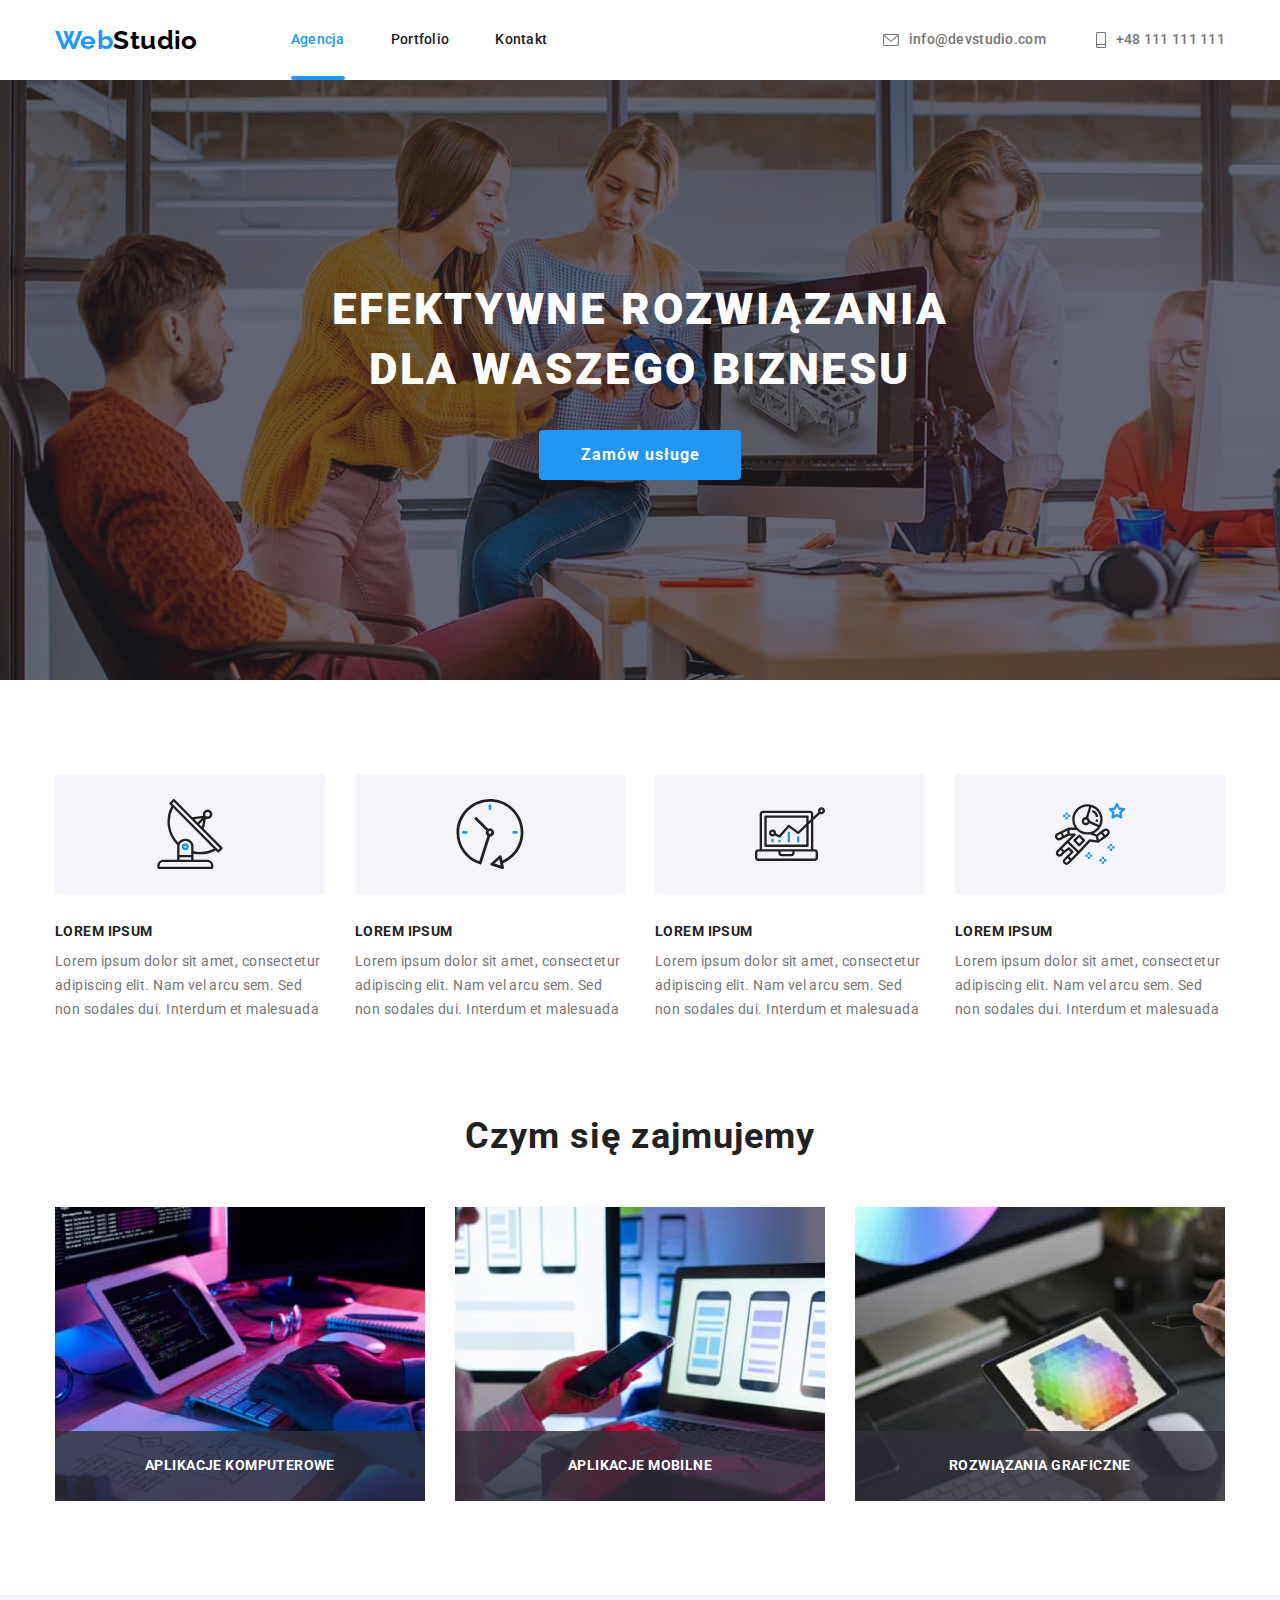
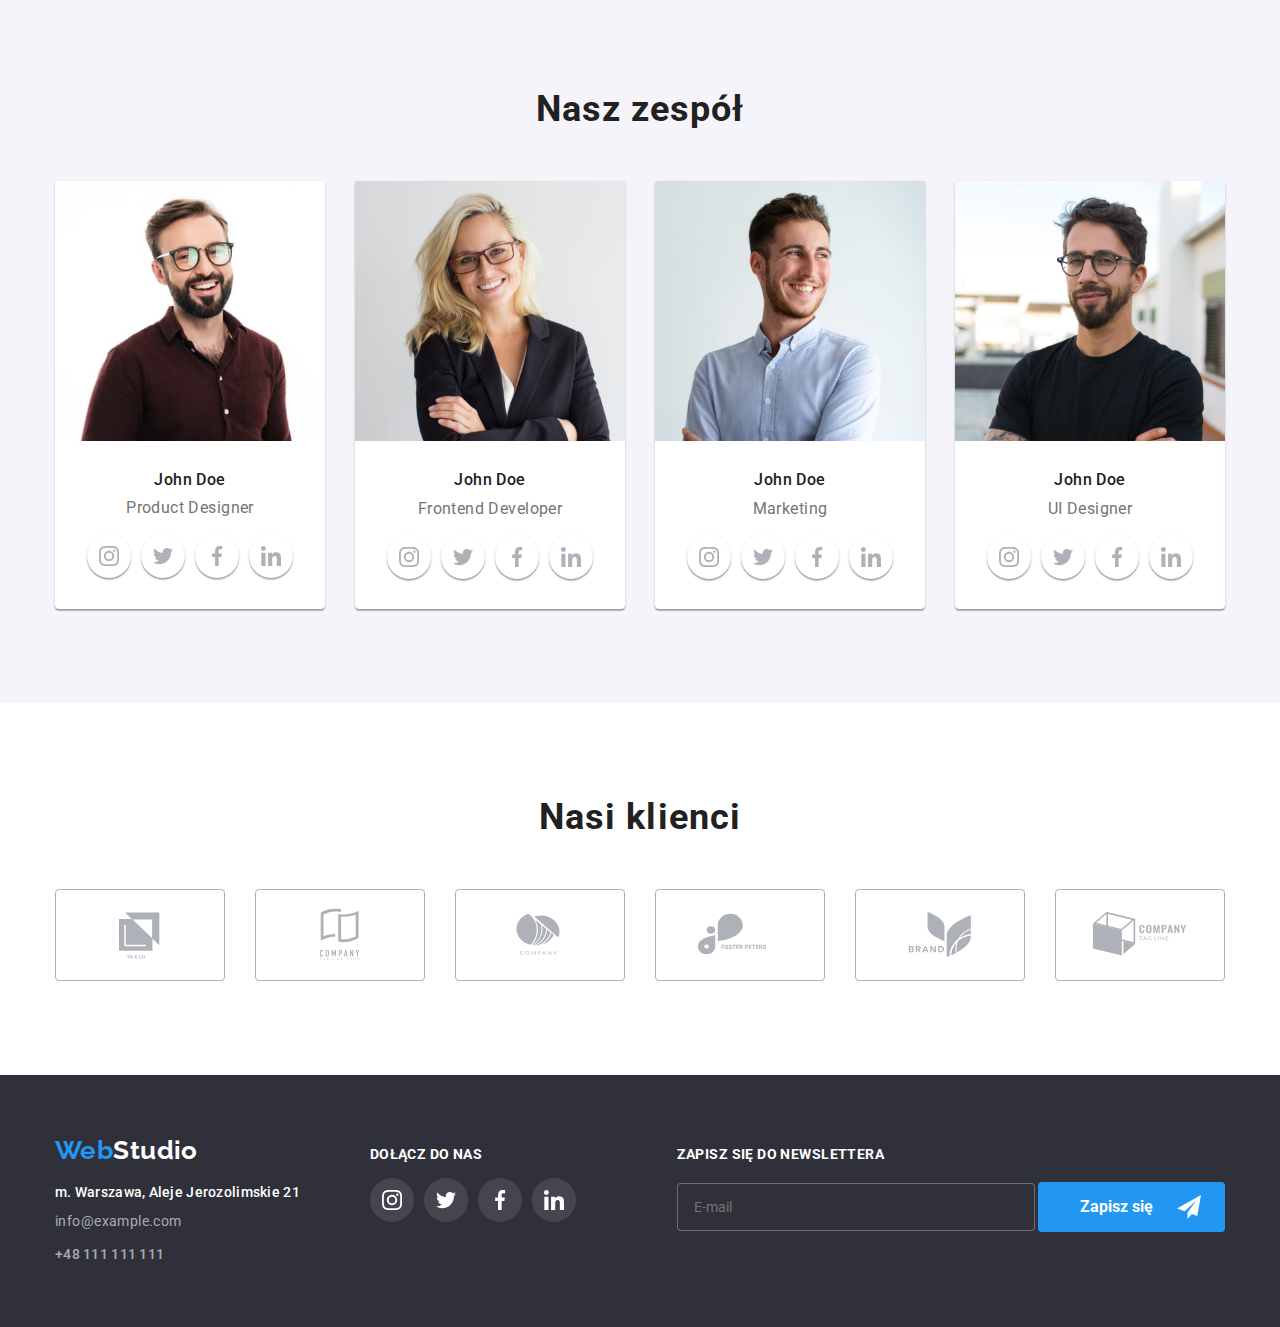
<file: index.html>
<!DOCTYPE html>
<html lang="pl">
  <head>
    <meta charset="UTF-8" />
    <title>Studio</title>
    <link
      href="https://fonts.googleapis.com/css2?family=Raleway:wght@700&family=Roboto:wght@400;500;700;900&display=swap"
      rel="stylesheet"
    />
    <link
      rel="stylesheet"
      href="https://cdnjs.cloudflare.com/ajax/libs/modern-normalize/1.1.0/modern-normalize.css"
      integrity="sha512-Y0MM+V6ymRKN2zStTqzQ227DWhhp4Mzdo6gnlRnuaNCbc+YN/ZH0sBCLTM4M0oSy9c9VKiCvd4Jk44aCLrNS5Q=="
      crossorigin="anonymous"
      referrerpolicy="no-referrer"
    />
    <link rel="stylesheet" href="./css/styles.css" />
  </head>
  <body>
    <header>
      <div class="container nav-positioning">
        <a href="index.html" class="logo"><span class="logo-secondary-color">Web</span>Studio</a>
        <nav class="navigation-links">
          <ul class="list">
            <li class="active-page homepage-nav"><a href="index.html"> Agencja</a></li>
            <li><a href="portfolio.html"> Portfolio</a></li>
            <li><a href="kontakt"> Kontakt</a></li>
          </ul>
        </nav>
        <div class="nav-contact-info navigation-icons">
          <a class="contact-info mail-link" href="mailto:info@devstudio.com"
            ><svg width="16px" height="12px" fill="currentColor">
              <use href="./images/icons.svg#icon-envelope"></use>
            </svg>
            info@devstudio.com</a
          >
          <a class="contact-info telephone" href="tel:+48111111111"
            ><svg width="10px" height="16px" fill="currentColor">
              <use href="./images/icons.svg#icon-smartphone"></use>
            </svg>
            +48 111 111 111</a
          >
        </div>
      </div>
    </header>
    <main>
      <section class="main-button background-color main-header-styling">
        <div class="container modal-centering">
          <h1 class="main-header">EFEKTYWNE ROZWIĄZANIA DLA WASZEGO BIZNESU</h1>
          <button type="button" data-modal-open>Zamów usługe</button>
        </div>
      </section>
      <section class="description-styling section">
        <div class="container">
          <h2 class="visually-hidden">Nasze atuty</h2>
          <ul class="list">
            <li>
              <div class="gray-box">
                <svg width="70px" height="70px">
                  <use href="./images/icons.svg#icon-antenna-1" height="70px" width="70px"></use>
                </svg>
              </div>
              <h3 class="text-header">LOREM IPSUM</h3>
              <p class="description-text">
                Lorem ipsum dolor sit amet, consectetur adipiscing elit. Nam vel arcu sem. Sed non
                sodales dui. Interdum et malesuada
              </p>
            </li>
            <li>
              <div class="gray-box">
                <svg width="70px" height="70px">
                  <use href="./images/icons.svg#icon-clock-1" height="70px" width="70px"></use>
                </svg>
              </div>
              <h3 class="text-header">LOREM IPSUM</h3>
              <p class="description-text">
                Lorem ipsum dolor sit amet, consectetur adipiscing elit. Nam vel arcu sem. Sed non
                sodales dui. Interdum et malesuada
              </p>
            </li>
            <li>
              <div class="gray-box">
                <svg width="70" height="70px">
                  <use href="./images/icons.svg#icon-diagram-1" height="70px" width="70px"></use>
                </svg>
              </div>
              <h3 class="text-header">LOREM IPSUM</h3>
              <p class="description-text">
                Lorem ipsum dolor sit amet, consectetur adipiscing elit. Nam vel arcu sem. Sed non
                sodales dui. Interdum et malesuada
              </p>
            </li>
            <li>
              <div class="gray-box">
                <svg width="70px" height="70px">
                  <use href="./images/icons.svg#icon-astronaut-1" height="70px" width="70px"></use>
                </svg>
              </div>
              <h3 class="text-header">LOREM IPSUM</h3>
              <p class="description-text">
                Lorem ipsum dolor sit amet, consectetur adipiscing elit. Nam vel arcu sem. Sed non
                sodales dui. Interdum et malesuada
              </p>
            </li>
          </ul>
        </div>
      </section>
      <section class="what-we-do-style section">
        <div class="container">
          <h2 class="what-we-do">Czym się zajmujemy</h2>
          <ul class="list list-styling">
            <li>
              <img
                src="images/img1.jpg"
                alt="Programista pracuje przy biurku"
                width="370"
                height="294"
              />
              <p class="label">Aplikacje komputerowe</p>
            </li>
            <li>
              <img src="images/img2.jpg" alt="Deweloper przy pracy" width="370" height="294" />
              <p class="label">Aplikacje mobilne</p>
            </li>
            <li>
              <img
                src="images/img3.jpg"
                alt="Graphic designer wybiera kolor"
                width="370"
                height="294"
              />
              <p class="label">Rozwiązania graficzne</p>
            </li>
          </ul>
        </div>
      </section>
      <section class="our-crew-list section our-crew-styling">
        <div class="container">
          <h2>Nasz zespół</h2>
          <ul class="list list-styling">
            <li>
              <img src="images/Johndoe1.jpg" alt="placeholder" width="270" height="260" />
              <div class="image-text-padding">
                <h3>John Doe</h3>
                <p class="job-description">Product Designer</p>
                <ul class="social-links">
                  <li class="social-media-highlight">
                    <a href="#" class="link-decoration">
                      <svg width="20px" height="20px" class="social-media-icons">
                        <use
                          href="./images/icons.svg#icon-instagram-2"
                          height="20px"
                          width="20px"
                        ></use>
                      </svg>
                    </a>
                  </li>
                  <li class="social-media-highlight">
                    <a href="#" class="link-decoration">
                      <svg width="20px" height="20px" class="social-media-icons">
                        <use
                          href="./images/icons.svg#icon-twitter-1"
                          height="20px"
                          width="20px"
                        ></use>
                      </svg>
                    </a>
                  </li>
                  <li class="social-media-highlight">
                    <a href="#" class="link-decoration">
                      <svg width="20px" height="20px" class="social-media-icons">
                        <use
                          href="./images/icons.svg#icon-facebook-1"
                          height="20px"
                          width="20px"
                        ></use></svg
                    ></a>
                  </li>
                  <li class="social-media-highlight">
                    <a href="#" class="link-decoration">
                      <svg width="20px" height="20px" class="social-media-icons">
                        <use
                          href="./images/icons.svg#icon-linkedin-1"
                          height="20px"
                          width="20px"
                        ></use></svg
                    ></a>
                  </li>
                </ul>
              </div>
            </li>
            <li>
              <img src="images/Johndoe2.jpg" alt="placeholder" width="270" height="260" />
              <div class="image-text-padding">
                <h3>John Doe</h3>
                <p class="job-description">Frontend Developer</p>
                <ul class="social-links">
                  <li class="social-media-highlight">
                    <a href="#" class="link-decoration">
                      <svg width="20px" height="20px" class="social-media-icons">
                        <use
                          href="./images/icons.svg#icon-instagram-2"
                          height="20px"
                          width="20px"
                        ></use>
                      </svg>
                    </a>
                  </li>
                  <li class="social-media-highlight">
                    <a href="#" class="link-decoration">
                      <svg width="20px" height="20px" class="social-media-icons">
                        <use
                          href="./images/icons.svg#icon-twitter-1"
                          height="20px"
                          width="20px"
                        ></use>
                      </svg>
                    </a>
                  </li>
                  <li class="social-media-highlight">
                    <a href="#" class="link-decoration">
                      <svg width="20px" height="20px" class="social-media-icons">
                        <use
                          href="./images/icons.svg#icon-facebook-1"
                          height="20px"
                          width="20px"
                        ></use></svg
                    ></a>
                  </li>
                  <li class="social-media-highlight">
                    <a href="#" class="link-decoration">
                      <svg width="20px" height="20px" class="social-media-icons">
                        <use
                          href="./images/icons.svg#icon-linkedin-1"
                          height="20px"
                          width="20px"
                        ></use></svg
                    ></a>
                  </li>
                </ul>
              </div>
            </li>
            <li>
              <img src="images/Johndoe3.jpg" alt="placeholder" width="270" height="260" />
              <div class="image-text-padding">
                <h3>John Doe</h3>
                <p class="job-description">Marketing</p>
                <ul class="social-links">
                  <li class="social-media-highlight">
                    <a href="#" class="link-decoration">
                      <svg width="20px" height="20px" class="social-media-icons">
                        <use
                          href="./images/icons.svg#icon-instagram-2"
                          height="20px"
                          width="20px"
                        ></use>
                      </svg>
                    </a>
                  </li>
                  <li class="social-media-highlight">
                    <a href="#" class="link-decoration">
                      <svg width="20px" height="20px" class="social-media-icons">
                        <use
                          href="./images/icons.svg#icon-twitter-1"
                          height="20px"
                          width="20px"
                        ></use>
                      </svg>
                    </a>
                  </li>
                  <li class="social-media-highlight">
                    <a href="#" class="link-decoration">
                      <svg width="20px" height="20px" class="social-media-icons">
                        <use
                          href="./images/icons.svg#icon-facebook-1"
                          height="20px"
                          width="20px"
                        ></use></svg
                    ></a>
                  </li>
                  <li class="social-media-highlight">
                    <a href="#" class="link-decoration">
                      <svg width="20px" height="20px" class="social-media-icons">
                        <use
                          href="./images/icons.svg#icon-linkedin-1"
                          height="20px"
                          width="20px"
                        ></use></svg
                    ></a>
                  </li>
                </ul>
              </div>
            </li>
            <li>
              <img src="images/Johndoe4.jpg" alt="placeholder" width="270" height="260" />
              <div class="image-text-padding">
                <h3>John Doe</h3>
                <p class="job-description">UI Designer</p>
                <ul class="social-links">
                  <li class="social-media-highlight">
                    <a href="#" class="link-decoration">
                      <svg width="20px" height="20px" class="social-media-icons">
                        <use
                          href="./images/icons.svg#icon-instagram-2"
                          height="20px"
                          width="20px"
                        ></use>
                      </svg>
                    </a>
                  </li>
                  <li class="social-media-highlight">
                    <a href="#" class="link-decoration">
                      <svg width="20px" height="20px" class="social-media-icons">
                        <use
                          href="./images/icons.svg#icon-twitter-1"
                          height="20px"
                          width="20px"
                        ></use>
                      </svg>
                    </a>
                  </li>
                  <li class="social-media-highlight">
                    <a href="#" class="link-decoration">
                      <svg width="20px" height="20px" class="social-media-icons">
                        <use
                          href="./images/icons.svg#icon-facebook-1"
                          height="20px"
                          width="20px"
                        ></use></svg
                    ></a>
                  </li>
                  <li class="social-media-highlight">
                    <a href="#" class="link-decoration">
                      <svg width="20px" height="20px" class="social-media-icons">
                        <use
                          href="./images/icons.svg#icon-linkedin-1"
                          height="20px"
                          width="20px"
                        ></use></svg
                    ></a>
                  </li>
                </ul>
              </div>
            </li>
          </ul>
        </div>
      </section>
      <section class="section">
        <div class="container">
          <h2 class="our-clients-header">Nasi klienci</h2>
          <ul class="list-styling our-clients">
            <li class="blue-highlight">
              <a href="#" class="our-clients-links">
                <svg width="106px" height="60px" class="our-clients-icon our-clients-logo">
                  <use href="./images/icons.svg#icon-Logo1" width="106px" height="60px"></use></svg
              ></a>
            </li>
            <li class="blue-highlight">
              <a href="#" class="our-clients-links">
                <svg width="106px" height="60px" class="our-clients-icon our-clients-logo">
                  <use
                    class="icon-logo"
                    href="./images/icons.svg#icon-Logo2"
                    width="106px"
                    height="60px"
                  ></use>
                </svg>
              </a>
            </li>
            <li class="blue-highlight">
              <a href="#" class="our-clients-links">
                <svg width="106px" height="60px" class="our-clients-icon our-clients-logo">
                  <use href="./images/icons.svg#icon-Logo3" width="106px" height="60px"></use>
                </svg>
              </a>
            </li>
            <li class="blue-highlight">
              <a href="#" class="our-clients-links">
                <svg width="106px" height="60px" class="our-clients-icon our-clients-logo">
                  <use href="./images/icons.svg#icon-Logo4" width="106px" height="60px"></use></svg
              ></a>
            </li>
            <li class="blue-highlight">
              <a href="#" class="our-clients-links">
                <svg width="106px" height="60px" class="our-clients-icon our-clients-logo">
                  <use href="./images/icons.svg#icon-Logo5" width="106px" height="60px"></use></svg
              ></a>
            </li>
            <li class="blue-highlight">
              <a href="#" class="our-clients-links">
                <svg width="106px" height="60px" class="our-clients-icon our-clients-logo">
                  <use href="./images/icons.svg#icon-Logo6" width="106px" height="60px"></use></svg
              ></a>
            </li>
          </ul>
        </div>
      </section>
    </main>
    <footer class="bottom-information footer-styling">
      <div class="container bottom-flex">
        <div>
          <a href="index.html" class="logo"> <span class="logo-secondary-color">Web</span>Studio</a>
          <address>
            <ul class="list">
              <li class="footer-link">
                <a
                  class="contact-info"
                  href="https://goo.gl/maps/kaH4K1RnYypAXVcE8"
                  target="_blank"
                >
                  m. Warszawa, Aleje Jerozolimskie 21</a
                >
              </li>
              <li class="contact-info-bottom footer-link">
                <a class="contact-info-mail" href="mailto:info@example.com">info@example.com</a>
              </li>
              <li class="contact-info-bottom footer-link">
                <a class="contact-info telephone" href="tel:+48111111111">+48 111 111 111</a>
              </li>
            </ul>
          </address>
        </div>
        <div>
          <p class="join-us-text">DOŁĄCZ DO NAS</p>
          <ul class="social-links-footer">
            <li class="social-media-highlight-footer">
              <a href="#" class="link-decoration">
                <svg width="20px" height="20px" class="social-media-icons">
                  <use
                    href="./images/icons.svg#icon-instagram-2"
                    height="20px"
                    width="20px"
                  ></use></svg
              ></a>
            </li>
            <li class="social-media-highlight-footer">
              <a href="#" class="link-decoration">
                <svg width="20px" height="20px" class="social-media-icons">
                  <use
                    href="./images/icons.svg#icon-twitter-1"
                    height="20px"
                    width="20px"
                  ></use></svg
              ></a>
            </li>
            <li class="social-media-highlight-footer">
              <a href="#" class="link-decoration">
                <svg width="20px" height="20px" class="social-media-icons">
                  <use
                    href="./images/icons.svg#icon-facebook-1"
                    height="20px"
                    width="20px"
                  ></use></svg
              ></a>
            </li>
            <li class="social-media-highlight-footer">
              <a href="#" class="link-decoration">
                <svg width="20px" height="20px" class="social-media-icons">
                  <use
                    href="./images/icons.svg#icon-linkedin-1"
                    height="20px"
                    width="20px"
                  ></use></svg
              ></a>
            </li>
          </ul>
        </div>
        <div class="newsletter">
          <p>Zapisz się do newslettera</p>
          <form>
            <label>
              <input type="email" name="newsletter-email" placeholder="E-mail" required
            /></label>
            <button type="submit" name="newsletter-email">
              Zapisz się
              <svg width="24px" height="24px">
                <use href="./images/icons.svg#icon-icon-send" width="24px" height="24px"></use>
              </svg>
            </button>
          </form>
        </div>
      </div>
    </footer>
    <div class="backdrop is-hidden" data-modal>
      <div class="modal">
        <button class="close-button" data-modal-close>
          <svg>
            <use href="./images/icons.svg#icon-close" width="11px" height="11px"></use>
          </svg>
        </button>
        <form class="modal-form">
          <p>Zostaw swoje dane w formularzu poniżej</p>

          <div class="modal-list">
            <label class="relative-position">
              <span>Imie</span>
              <svg width="12px" height="12px" class="modal-icon-person">
                <use href="./images/icons.svg#icon-person-icon"></use>
              </svg>
              <input type="text" required />
            </label>
          </div>
          <div class="modal-list">
            <label class="relative-position">
              <span>Telefon</span>
              <svg width="12px" height="12px">
                <use href="./images/icons.svg#icon-telephone-icon"></use>
              </svg>
              <input type="tel" required />
            </label>
          </div>

          <div class="modal-list">
            <label class="relative-position">
              <span>Email</span>

              <svg width="12px" height="12px">
                <use href="./images/icons.svg#icon-envelope-icon"></use>
              </svg>
              <input type="email" required />
            </label>
          </div>

          <div class="modal-list">
            <label class="relative-position">
              <span>Komentarz</span>
              <textarea rows="5" class="modal-comment" placeholder="Wprowadź tekst"></textarea>
            </label>
          </div>

          <div class="relative-position modal-checkbox">
            <input id="checkbox" type="checkbox" class="checkbox-input" required />
            <div class="checkbox-icon">
              <svg width="16px" height="15px">
                <use href="./images/icons.svg#icon-ok-icon" width="16px" height="15px"></use>
              </svg>
            </div>

            <label for="checkbox" class="checkbox-label">
              Oświadczam iż akceptuję <a href="#">Regulamin</a> i
              <a href="#"> Politykę Prywatności</a>.
            </label>
          </div>
          <button class="modal-submit-button" type="submit">Wyślij</button>
        </form>
      </div>
    </div>
    <script src="./js/modal.js"></script>
  </body>
</html>
</file>
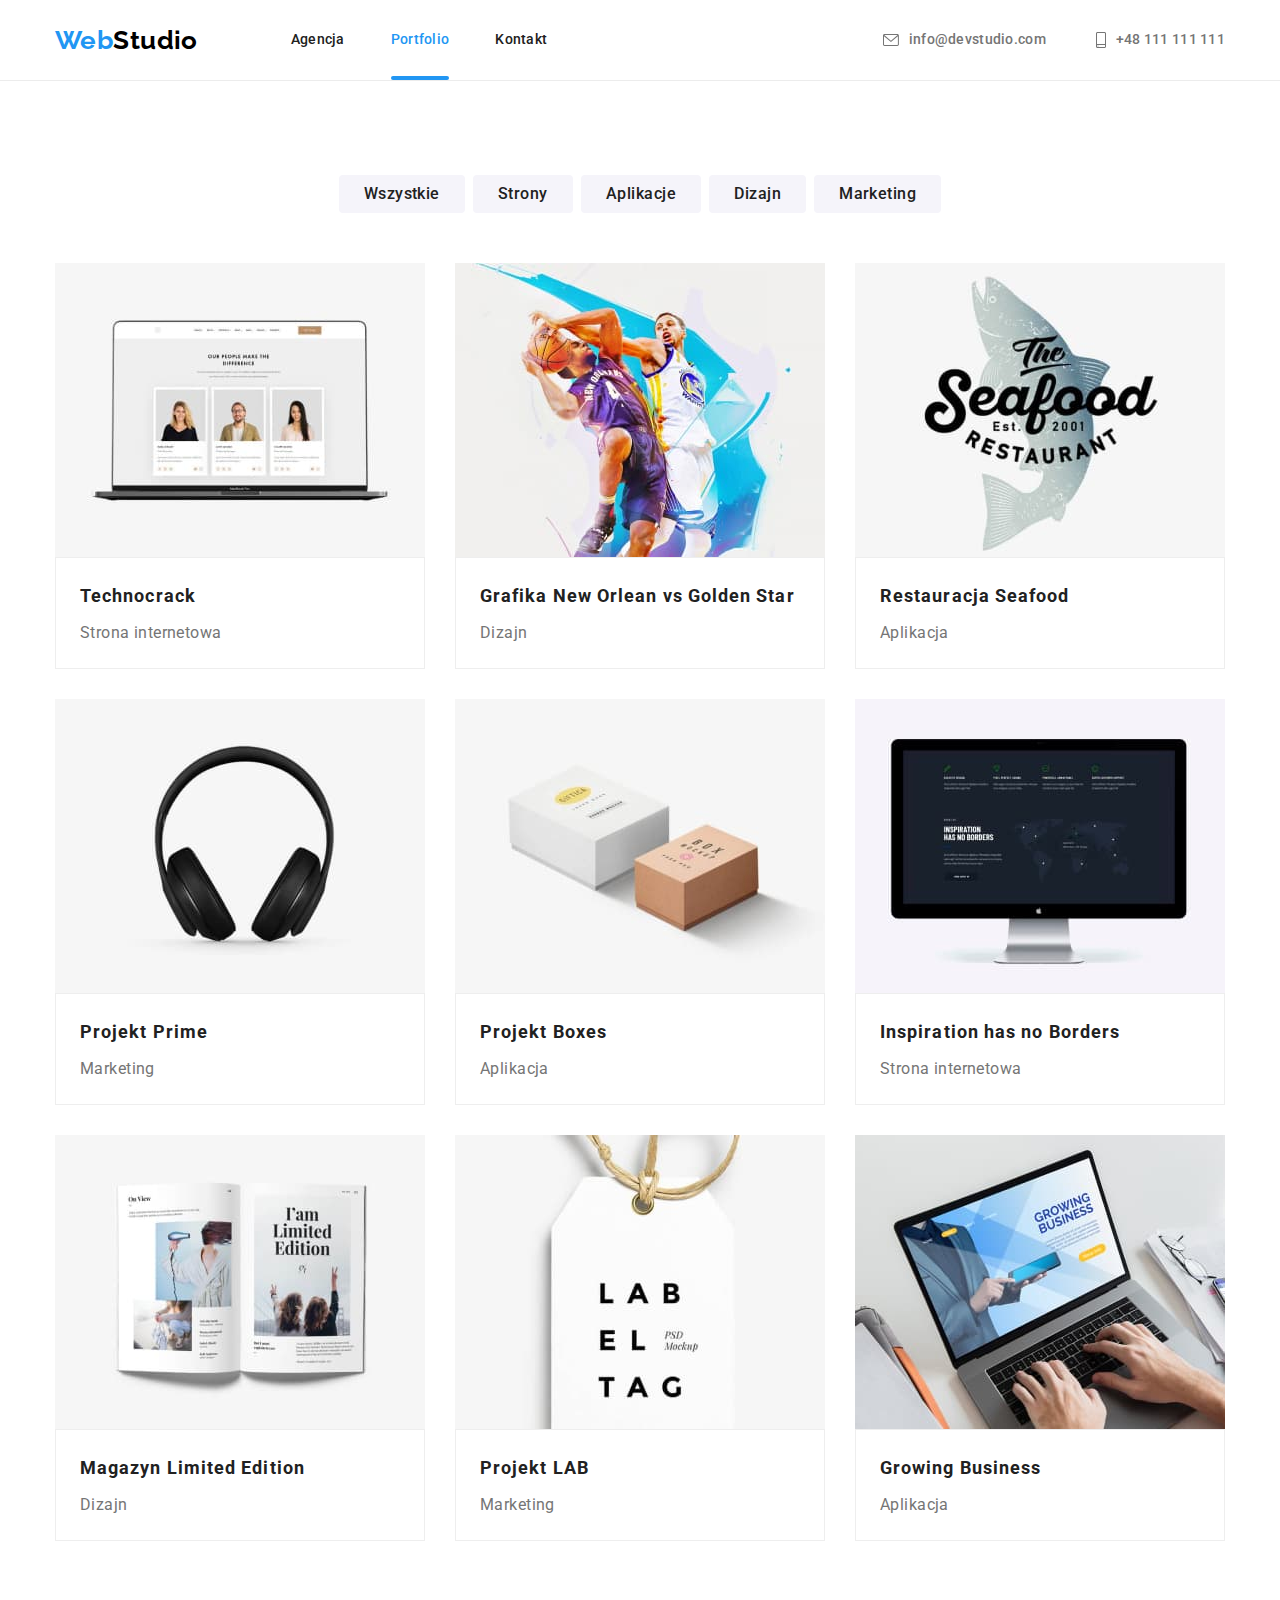
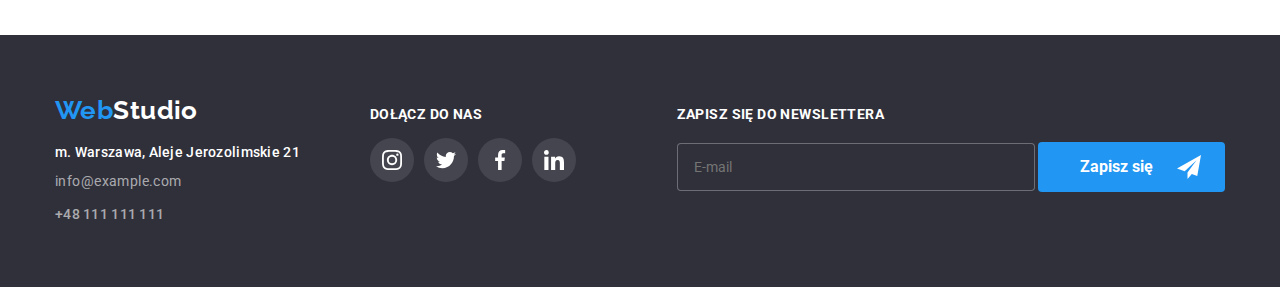
<file: portfolio.html>
<!DOCTYPE html>
<html lang="pl">
  <head>
    <meta charset="UTF-8" />
    <title>Porfolio</title>
    <link rel="preconnect" href="https://fonts.googleapis.com" />
    <link rel="preconnect" href="https://fonts.gstatic.com" crossorigin />
    <link
      href="https://fonts.googleapis.com/css2?family=Raleway:wght@700&family=Roboto:wght@400;500;700;900&display=swap"
      rel="stylesheet"
    />
    <link
      rel="stylesheet"
      href="https://cdnjs.cloudflare.com/ajax/libs/modern-normalize/1.1.0/modern-normalize.css"
      integrity="sha512-Y0MM+V6ymRKN2zStTqzQ227DWhhp4Mzdo6gnlRnuaNCbc+YN/ZH0sBCLTM4M0oSy9c9VKiCvd4Jk44aCLrNS5Q=="
      crossorigin="anonymous"
      referrerpolicy="no-referrer"
    />
    <link rel="stylesheet" href="./css/styles.css" />
  </head>
  <body>
    <header class="nav-border">
      <div class="container nav-positioning">
        <a href="index.html" class="logo"><span class="logo-secondary-color">Web</span>Studio</a>
        <nav class="navigation-links">
          <ul class="list">
            <li><a href="index.html"> Agencja</a></li>
            <li class="active-page portfolio-nav"><a href="portfolio.html"> Portfolio</a></li>
            <li><a href="kontakt"> Kontakt</a></li>
          </ul>
        </nav>
        <div class="nav-contact-info navigation-icons">
          <a class="contact-info mail-link" href="mailto:info@devstudio.com"
            ><svg width="16px" height="12px" fill="currentColor">
              <use href="./images/icons.svg#icon-envelope"></use>
            </svg>
            info@devstudio.com</a
          >
          <a class="contact-info telephone" href="tel:+48111111111"
            ><svg width="10px" height="16px" fill="currentColor">
              <use href="./images/icons.svg#icon-smartphone"></use>
            </svg>
            +48 111 111 111</a
          >
        </div>
      </div>
    </header>
    <main>
      <section class="projects portfolio-styling section">
        <div class="container">
          <div class="button-panel-styling">
            <ul class="list button-panel">
              <li><button class="button-highlight" type="button">Wszystkie</button></li>
              <li><button class="button-highlight" type="button">Strony</button></li>
              <li><button class="button-highlight" type="button">Aplikacje</button></li>
              <li><button class="button-highlight" type="button">Dizajn</button></li>
              <li><button class="button-highlight" type="button">Marketing</button></li>
            </ul>
          </div>
          <div>
            <h1 class="visually-hidden">Nasze portfolio</h1>
            <ul class="list portfolio-list list-styling">
              <li class="portfolio-highlight">
                <a href="#" class="portfolio-link">
                  <div class="portfolio-card">
                    <div class="portfolio-card-detail">
                      <p class="technocrack">
                        Technocrack jest popularną platformą wykorzystywaną do rozpowszechniania
                        koronawirusa. Firmy wykorzystują tę platformę do celów szpiegowskich i
                        ataków na niezabezpieczone serwery konkurencji
                      </p>
                    </div>

                    <img
                      src="./images/our-people.jpg"
                      alt="Zdjęcie pokazuje nasz zespół"
                      width="370"
                      height="294"
                    />
                  </div>
                  <div class="portfolio-text-padding">
                    <h2>Technocrack</h2>
                    <p>Strona internetowa</p>
                  </div>
                </a>
              </li>
              <li class="portfolio-highlight">
                <a href="#" class="portfolio-link">
                  <div class="portfolio-card">
                    <div class="portfolio-card-detail">
                      <p class="technocrack">
                        Technocrack jest popularną platformą wykorzystywaną do rozpowszechniania
                        koronawirusa. Firmy wykorzystują tę platformę do celów szpiegowskich i
                        ataków na niezabezpieczone serwery konkurencji
                      </p>
                    </div>
                    <img
                      src="./images/basketball.jpg"
                      alt="Dwóch koszykarzy z przeciwnych drużyn walczy o piłkę"
                      width="370"
                      height="294"
                    />
                  </div>
                  <div class="portfolio-text-padding">
                    <h2>Grafika New Orlean vs Golden Star</h2>
                    <p>Dizajn</p>
                  </div></a
                >
              </li>
              <li class="portfolio-highlight">
                <a href="#" class="portfolio-link">
                  <div class="portfolio-card">
                    <div class="portfolio-card-detail">
                      <p class="technocrack">
                        Technocrack jest popularną platformą wykorzystywaną do rozpowszechniania
                        koronawirusa. Firmy wykorzystują tę platformę do celów szpiegowskich i
                        ataków na niezabezpieczone serwery konkurencji
                      </p>
                    </div>
                    <img
                      src="./images/restaurant-seafood.jpg"
                      alt="Logo seafood restaurant przedstawiające rybę"
                      width="370"
                      height="294"
                    />
                  </div>
                  <div class="portfolio-text-padding">
                    <h2>Restauracja Seafood</h2>
                    <p>Aplikacja</p>
                  </div></a
                >
              </li>
              <li class="portfolio-highlight">
                <a href="#" class="portfolio-link">
                  <div class="portfolio-card">
                    <div class="portfolio-card-detail">
                      <p class="technocrack">
                        Technocrack jest popularną platformą wykorzystywaną do rozpowszechniania
                        koronawirusa. Firmy wykorzystują tę platformę do celów szpiegowskich i
                        ataków na niezabezpieczone serwery konkurencji
                      </p>
                    </div>
                    <img
                      src="./images/headphones.jpg"
                      alt="Słuchawki nauszne"
                      width="370"
                      height="294"
                    />
                  </div>
                  <div class="portfolio-text-padding">
                    <h2>Projekt Prime</h2>
                    <p>Marketing</p>
                  </div></a
                >
              </li>
              <li class="portfolio-highlight">
                <a href="#" class="portfolio-link">
                  <div class="portfolio-card">
                    <div class="portfolio-card-detail">
                      <p class="technocrack">
                        Technocrack jest popularną platformą wykorzystywaną do rozpowszechniania
                        koronawirusa. Firmy wykorzystują tę platformę do celów szpiegowskich i
                        ataków na niezabezpieczone serwery konkurencji
                      </p>
                    </div>
                    <img
                      src="./images/boxes.jpg"
                      alt="Dwa kartony na białym tle"
                      width="370"
                      height="294"
                    />
                  </div>
                  <div class="portfolio-text-padding">
                    <h2>Projekt Boxes</h2>
                    <p>Aplikacja</p>
                  </div></a
                >
              </li>
              <li class="portfolio-highlight">
                <a href="#" class="portfolio-link">
                  <div class="portfolio-card">
                    <div class="portfolio-card-detail">
                      <p class="technocrack">
                        Technocrack jest popularną platformą wykorzystywaną do rozpowszechniania
                        koronawirusa. Firmy wykorzystują tę platformę do celów szpiegowskich i
                        ataków na niezabezpieczone serwery konkurencji
                      </p>
                    </div>
                    <img
                      src="./images/inspiration-website.jpg"
                      alt="Strona internetowa"
                      width="370"
                      height="294"
                    />
                  </div>
                  <div class="portfolio-text-padding">
                    <h2>Inspiration has no Borders</h2>
                    <p>Strona internetowa</p>
                  </div></a
                >
              </li>
              <li class="portfolio-highlight">
                <a href="#" class="portfolio-link">
                  <div class="portfolio-card">
                    <div class="portfolio-card-detail">
                      <p class="technocrack">
                        Technocrack jest popularną platformą wykorzystywaną do rozpowszechniania
                        koronawirusa. Firmy wykorzystują tę platformę do celów szpiegowskich i
                        ataków na niezabezpieczone serwery konkurencji
                      </p>
                    </div>
                    <img
                      src="./images/magazine-limited-edition.jpg"
                      alt="Limited edition magazine"
                      width="370"
                      height="294"
                    />
                  </div>
                  <div class="portfolio-text-padding">
                    <h2>Magazyn Limited Edition</h2>
                    <p>Dizajn</p>
                  </div></a
                >
              </li>
              <li class="portfolio-highlight">
                <a href="#" class="portfolio-link">
                  <div class="portfolio-card">
                    <div class="portfolio-card-detail">
                      <p class="technocrack">
                        Technocrack jest popularną platformą wykorzystywaną do rozpowszechniania
                        koronawirusa. Firmy wykorzystują tę platformę do celów szpiegowskich i
                        ataków na niezabezpieczone serwery konkurencji
                      </p>
                    </div>
                    <img
                      src="./images/labeltag.jpg"
                      alt="PSD Mockup label"
                      width="370"
                      height="294"
                    />
                  </div>
                  <div class="portfolio-text-padding">
                    <h2>Projekt LAB</h2>
                    <p>Marketing</p>
                  </div></a
                >
              </li>
              <li class="portfolio-highlight">
                <a href="#" class="portfolio-link">
                  <div class="portfolio-card">
                    <div class="portfolio-card-detail">
                      <p class="technocrack">
                        Technocrack jest popularną platformą wykorzystywaną do rozpowszechniania
                        koronawirusa. Firmy wykorzystują tę platformę do celów szpiegowskich i
                        ataków na niezabezpieczone serwery konkurencji
                      </p>
                    </div>
                    <img
                      src="./images/growing-business-website.jpg"
                      alt="Growing business website"
                      width="370"
                      height="294"
                    />
                  </div>
                  <div class="portfolio-text-padding">
                    <h2>Growing Business</h2>
                    <p>Aplikacja</p>
                  </div></a
                >
              </li>
            </ul>
          </div>
        </div>
      </section>
    </main>
    <footer class="bottom-information footer-styling">
      <div class="container bottom-flex">
        <div>
          <a href="index.html" class="logo"> <span class="logo-secondary-color">Web</span>Studio</a>
          <address>
            <ul class="list">
              <li class="footer-link">
                <a
                  class="contact-info"
                  href="https://goo.gl/maps/kaH4K1RnYypAXVcE8"
                  target="_blank"
                >
                  m. Warszawa, Aleje Jerozolimskie 21</a
                >
              </li>
              <li class="contact-info-bottom footer-link">
                <a class="contact-info-mail" href="mailto:info@example.com">info@example.com</a>
              </li>
              <li class="contact-info-bottom footer-link">
                <a class="contact-info telephone" href="tel:+48111111111">+48 111 111 111</a>
              </li>
            </ul>
          </address>
        </div>
        <div>
          <p class="join-us-text">DOŁĄCZ DO NAS</p>
          <ul class="social-links-footer">
            <li class="social-media-highlight-footer">
              <a href="#" class="link-decoration">
                <svg width="20px" height="20px" class="social-media-icons">
                  <use
                    href="./images/icons.svg#icon-instagram-2"
                    height="20px"
                    width="20px"
                  ></use></svg
              ></a>
            </li>
            <li class="social-media-highlight-footer">
              <a href="#" class="link-decoration">
                <svg width="20px" height="20px" class="social-media-icons">
                  <use
                    href="./images/icons.svg#icon-twitter-1"
                    height="20px"
                    width="20px"
                  ></use></svg
              ></a>
            </li>
            <li class="social-media-highlight-footer">
              <a href="#" class="link-decoration">
                <svg width="20px" height="20px" class="social-media-icons">
                  <use
                    href="./images/icons.svg#icon-facebook-1"
                    height="20px"
                    width="20px"
                  ></use></svg
              ></a>
            </li>
            <li class="social-media-highlight-footer">
              <a href="#" class="link-decoration">
                <svg width="20px" height="20px" class="social-media-icons">
                  <use
                    href="./images/icons.svg#icon-linkedin-1"
                    height="20px"
                    width="20px"
                  ></use></svg
              ></a>
            </li>
          </ul>
        </div>
        <div class="newsletter">
          <p>Zapisz się do newslettera</p>

          <form>
            <label>
              <input type="email" name="newsletter-email" placeholder="E-mail" required />

              <button type="submit" name="newsletter-email">
                Zapisz się
                <svg width="24px" height="24px">
                  <use href="./images/icons.svg#icon-icon-send" width="24px" height="24px"></use>
                </svg></button
            ></label>
          </form>
        </div>
      </div>
    </footer>
  </body>
</html>
</file>
<file: css/styles.css>
:root {
  --brand-color: #2196f3;
  --main-site-background-color: #fff;
  --secondary-text-color: #757575;
  --element-background-color: #f5f4fa;
  --secondary-site-background-color: #2f303a;
  --main-text-color: #212121;
}
body {
  font-family: 'Roboto', sans-serif;
  color: var(--main-text-color);
  background-color: var(--main-site-background-color);
  font-size: 14px;
  letter-spacing: 0.03em;
}
.container {
  width: 1200px;
  margin: 0 auto;
  padding: 0 15px;
}
.section {
  padding-top: 94px;
  padding-bottom: 94px;
}
.button-panel button {
  background-color: var(--element-background-color);
  border: none;
  font-weight: 500;
  font-size: 16px;
  line-height: 1.62;
  padding: 6px 25px;
  font-family: 'Roboto', sans-serif;
  cursor: pointer;
  color: var(--main-text-color);
  letter-spacing: 0.03em;
  border-radius: 4px;
  transition: color 250ms, background-color 250ms, box-shadow 250ms;
  transition-timing-function: cubic-bezier(0.4, 0, 0.2, 1);
}
.button-panel button:hover,
button:focus {
  color: #ffffff;
  background-color: var(--brand-color);
  box-shadow: 0px 3px 1px rgba(0, 0, 0, 0.1), 0px 1px 2px rgba(0, 0, 0, 0.08),
    0px 2px 2px rgba(0, 0, 0, 0.12);
  transition: color 250ms, background-color 250ms, box-shadow 250ms;
  transition-timing-function: cubic-bezier(0.4, 0, 0.2, 1);
}
.navigation-links a {
  position: relative;
  font-weight: 500;
  text-decoration: none;
  color: #212121;
  line-height: 1.14;
  letter-spacing: 0.02em;
  padding: 32px 0;
  display: block;
  transition: color 250ms;
  transition-timing-function: cubic-bezier(0.4, 0, 0.2, 1);
}
.navigation-links ul {
  display: flex;
  gap: 46px;
}
.navigation-links a:hover,
.navigation-links a:focus,
.active-page a {
  color: var(--brand-color);
  text-decoration: none;
}
.portfolio-nav a::after {
  position: absolute;
  content: '';
  background-color: var(--brand-color);
  width: 100%;
  height: 4px;
  border-radius: 2px;
  bottom: 0;
  left: 0;
}
.homepage-nav a::after {
  position: absolute;
  content: '';
  background-color: var(--brand-color);
  width: 100%;
  height: 4px;
  border-radius: 2px;
  bottom: 0;
  left: 0;
}
.contact-info,
.contact-info a {
  font-weight: 500;
  color: var(--secondary-text-color);
  text-decoration: none;
  line-height: 1.14;
  letter-spacing: 0.02em;
  display: flex;
  align-items: center;
  transition: color 250ms;
  transition-timing-function: cubic-bezier(0.4, 0, 0.2, 1);
}
.logo,
.logo a:visited {
  font-family: 'Raleway', sans-serif;
  font-weight: 700;
  font-size: 26px;
  line-height: 1.17;
  text-decoration: none;
  color: #000;
}
.logo-secondary-color {
  color: var(--brand-color);
}
.projects h2 {
  font-weight: 700;
  font-size: 18px;
  line-height: 2;
  letter-spacing: 0.06em;
}
.projects p {
  font-size: 16px;
  line-height: 1.87;
  color: var(--secondary-text-color);
}
.bottom-information {
  background-color: var(--secondary-site-background-color);
  color: #fff;
}
.bottom-information a {
  color: #fff;
  text-decoration: none;
}
.contact-info-bottom a {
  color: rgba(255, 255, 255, 0.6);
  line-height: 1.71;
}
.contact-info-bottom a[href='mailto:info@example.com'] {
  text-decoration: underline;
}
.visually-hidden {
  position: absolute;
  width: 1px;
  height: 1px;
  margin: -1px;
  border: 0;
  padding: 0;
  white-space: nowrap;
  clip-path: inset(100%);
  clip: rect(0 0 0 0);
  overflow: hidden;
}
.main-header {
  background-color: var(--secondary-site-background-color);
  font-size: 44px;
  line-height: 1.36;
  color: #fff;
  font-weight: 900;
  letter-spacing: 0.06em;
  width: 696px;
  margin: 0 auto;
}
.background-color {
  background-color: var(--secondary-site-background-color);
}
.description-text {
  line-height: 1.71;
  color: var(--secondary-text-color);
}
.job-description {
  color: var(--secondary-text-color);
  line-height: 1.18;
  font-size: 16px;
}
.text-header {
  font-weight: 700;
  line-height: 1.14;
  font-size: 14px;
}
.our-crew-list h2,
.what-we-do {
  font-weight: 700;
  font-size: 36px;
  line-height: 1.16;
  text-align: center;
  letter-spacing: 0.03em;
  margin-bottom: 50px;
}
.our-crew-list h3 {
  font-weight: 500;
  font-size: 16px;
  line-height: 1.17;
}
.contact-info:hover,
.contact-info:focus,
.contact-info-mail:hover,
.contact-info-mail:focus {
  color: var(--brand-color);
}
.contact-info-mail {
  transition: color 250ms;
  transition-timing-function: cubic-bezier(0.4, 0, 0.2, 1);
}
.telephone {
  transition: color 250ms;
  transition-timing-function: cubic-bezier(0.4, 0, 0.2, 1);
}
.main-button button {
  padding: 10px 41px 10px 42px;
  color: var(--main-site-background-color);
  background-color: var(--brand-color);
  border: 4px;
  cursor: pointer;
  font-size: 16px;
  font-weight: 700;
  line-height: 1.87;
  letter-spacing: 0.06em;
  font-family: inherit;
  border-radius: 4px;
  display: flex;
  align-items: center;
  margin: 0 auto;
  transition: background-color 250ms, color 250ms;
  transition-timing-function: cubic-bezier(0.4, 0, 0.2, 1);
}
.main-button button:hover,
.main-button button:focus {
  color: var(--main-text-color);
  background-color: var(--element-background-color);
  transition: background-color 250ms, color 250ms;
  transition-timing-function: cubic-bezier(0.4, 0, 0.2, 1);
}
.our-crew-list {
  background-color: var(--element-background-color);
}
.contact-info-bottom .contact-info-mail[href='mailto:info@example.com'] {
  text-decoration: none;
}
.bottom-information address {
  font-style: normal;
  margin-top: 20px;
}
.nav-positioning {
  display: flex;
  align-items: center;
}
.logo {
  margin-right: 93px;
}
.nav-contact-info {
  display: flex;
  gap: 50px;
  margin-left: auto;
  justify-content: center;
}
.main-header-styling {
  padding-top: 200px;
  padding-bottom: 200px;
  background-image: linear-gradient(90deg, rgba(47, 48, 58, 0.4) 100%, rgba(47, 48, 58, 0.4) 100%),
    url(../images/Background-image.jpg);
  max-width: 1600px;
  height: 600px;
  margin: 0 auto;
  background-size: cover;
  background-repeat: no-repeat;
}
.main-header-styling h1 {
  margin-top: 0;
  margin-bottom: 30px;
  text-align: center;
  background-color: transparent;
}
.description-styling ul {
  display: flex;
  gap: 30px;
}
.description-styling li h3 {
  margin: 0;
  margin-top: 30px;
}
.description-styling li p {
  margin-top: 10px;
}
.list-styling {
  display: flex;
  gap: 30px;
}
.our-crew-styling li {
  box-shadow: 0px 1px 3px rgba(0, 0, 0, 0.12), 0px 1px 1px rgba(0, 0, 0, 0.14),
    0px 2px 1px rgba(0, 0, 0, 0.2);
  border-radius: 0px 0px 4px 4px;
  background: #ffffff;
}
.our-crew-styling h3 {
  margin-bottom: 10px;
  text-align: center;
}
.image-text-padding {
  padding-top: 30px;
  padding-bottom: 30px;
}
.our-crew-styling p {
  text-align: center;
}
.footer-styling .logo a {
  margin-bottom: 20px;
  margin-right: 0px;
}
.footer-styling {
  padding-top: 60px;
  padding-bottom: 60px;
}
.footer-styling {
  display: flex;
}
.nav-border {
  border-bottom: #ececec 1px solid;
}
.button-panel {
  display: flex;
  justify-content: center;
  gap: 8px;
  margin-bottom: 50px;
}
.portfolio-list h2 {
  margin-bottom: 4px;
}
.portfolio-list {
  flex-wrap: wrap;
}
.button-highlight:hover,
.button-highlight:focus {
  box-shadow: 0px 3px 1px rgba(0, 0, 0, 0.1), 0px 1px 2px rgba(0, 0, 0, 0.08),
    0px 2px 2px rgba(0, 0, 0, 0.12);
}
h1,
h2,
h3,
h4,
h5,
h6,
p {
  margin: 0;
}
img {
  display: block;
  max-width: 100%;
  height: auto;
}
ul,
ol {
  list-style: none;
  padding-left: 0;
  margin: 0;
}
.what-we-do-style {
  padding-top: 0;
}
.footer-link:not(:last-child) {
  margin-bottom: 9px;
}
.portfolio-text-padding {
  border: 1px solid #eeeeee;
  padding: 20px 24px 20px 24px;
}
.social-links {
  display: flex;
  gap: 10px;
  margin-top: 16px;
  justify-content: center;
}
.social-links li {
  border-radius: 50%;
}
.social-media-icons {
  fill: currentColor;
}
.link-decoration:focus,
.link-decoration:hover {
  color: var(--main-site-background-color);
  background-color: var(--brand-color);
}

.icon-circle {
  fill: transparent;
}
.icon-circle:hover,
.icon-circle:focus {
  fill: var(--brand-color);
}
.icon-circle:hover use,
.icon-circle:focus use {
  fill: var(--brand-color);
}
.social-icons use {
  fill: #afb1b8;
}
.social-icons:focus use,
.social-icons:hover use {
  fill: #ffffff;
}
.icon-logo:hover,
.icon-logo:focus {
  fill: var(--brand-color);
  cursor: pointer;
}
.join-us a svg use {
  fill: var(--brand-color);
}
.navigation-icons {
  fill: #757575;
}
.mail-link svg {
  margin-right: 10px;
}
.telephone svg {
  margin-right: 10px;
}
.social-links-bottom {
  display: flex;
  gap: 10px;
  padding-top: 20px;
}
.join-us-text {
  font-weight: 700;
  font-size: 14px;
  line-height: 1.16em;
}
.bottom-flex {
  display: flex;
  gap: 70px;
  align-items: baseline;
}
.gray-box {
  display: flex;
  justify-content: center;
  align-items: center;
  width: 270px;
  height: 120px;
  border: 1px solid var(--element-background-color);
  background-color: var(--element-background-color);
  border-radius: 4px;
}
.our-clients-header {
  font-weight: 700;
  font-size: 36px;
  line-height: 1.16;
  letter-spacing: 0.03em;
  text-align: center;
  margin-bottom: 50px;
}
.our-clients {
  display: flex;
}
.our-clients-links {
  height: 92px;
  width: 170px;
  border: 1px solid currentColor;
  border-radius: 4px;
  display: flex;
  justify-content: center;
  align-items: center;
  color: #afb1b8;
  fill: currentColor;
  transition: color 250ms;
  transition-timing-function: cubic-bezier(0.4, 0, 0.2, 1);
}
.our-clients-links:hover,
.our-clients-links:focus {
  color: var(--brand-color);
}
.social-links-footer {
  display: flex;
  gap: 10px;
  margin-top: 16px;
  justify-content: center;
}
.social-links-footer li {
  width: 44px;
  height: 44px;
  border-radius: 50%;
  display: flex;
  justify-content: center;
  align-items: center;
  box-shadow: none;
  background-color: rgba(255, 255, 255, 0.1);
}
.link-decoration {
  width: 44px;
  height: 44px;
  border-radius: 50%;
  display: flex;
  justify-content: center;
  align-items: center;
  color: #afb1b8;
  transition: color 250ms, background-color 250ms;
  transition-timing-function: cubic-bezier(0.4, 0, 0.2, 1);
}
.list {
  position: relative;
}
.label {
  position: absolute;
  width: 370px;
  height: 70px;
  bottom: 0;
  z-index: 1;
  color: var(--main-site-background-color);
  background-color: #2f303acc;
  justify-content: center;
  display: flex;
  align-items: center;
  font-weight: 700;
  line-height: 1.14;
  text-transform: uppercase;
}
.portfolio-card-detail .technocrack {
  font-family: 'Roboto';
  font-style: normal;
  font-weight: 400;
  font-size: 18px;
  line-height: 28px;
  letter-spacing: 0.03em;
  background-color: rgba(33, 150, 243, 0.9);
  color: var(--main-site-background-color);
  padding: 49px 24px;
}
.portfolio-card {
  position: relative;
  overflow: hidden;
}
.portfolio-card-detail {
  position: absolute;
  transform: translateY(120%);
  transition: transform 250ms cubic-bezier(0.4, 0, 0.2, 1);
}
.portfolio-link:hover .portfolio-card-detail,
.portfolio-link:focus .portfolio-card-detail {
  transform: translateY(0);
}
.portfolio-link {
  position: relative;
  z-index: 1;
  display: block;
  color: currentColor;
  text-decoration: none;
  transition: box-shadow 250ms;
  transition-timing-function: cubic-bezier(0.4, 0, 0.2, 1);
}
.portfolio-link:hover,
.portfolio-link:focus {
  background: #ffffff;
  cursor: pointer;
  box-shadow: 1px 4px 6px 0px #00000029, 0px 4px 4px 0px #0000000f, 0px 1px 1px 0px #0000001f;
}
.portfolio-highlight {
  position: relative;
}
.portfolio-highlight:hover {
  border-radius: 0px 0px 4px 4px;
}
.is-hidden {
  pointer-events: none;
  visibility: hidden;
  opacity: 0;
  transform: translateY(-100%);
}
.modal {
  position: absolute;
  width: 528px;
  height: 581px;
  background-color: var(--main-site-background-color);
  box-shadow: 0px 1px 3px rgba(0, 0, 0, 0.12), 0px 1px 1px rgba(0, 0, 0, 0.14),
    0px 2px 1px rgba(0, 0, 0, 0.2);
  border-radius: 4px;
  transition-duration: 1s;
  z-index: 2;
  padding: 40px;
}
.backdrop {
  display: flex;
  justify-content: center;
  align-items: center;
  background-color: rgba(0, 0, 0, 0.2);
  position: fixed;
  left: 0;
  top: 0;
  width: 100%;
  height: 100%;
  transition-duration: 1s;
  transform: translateY(0);
  z-index: 1;
}
.close-button {
  position: absolute;
  top: 8px;
  right: 8px;
  width: 30px;
  height: 30px;
  border-radius: 50%;
  display: flex;
  justify-content: center;
  align-items: center;
  transition: background-color 250ms, fill 250ms;
  transition-timing-function: cubic-bezier(0.4, 0, 0.2, 1);
  background-color: var(--main-site-background-color);
  border-color: #0000001a;
  fill: #000;
}
.close-button svg {
  width: 11px;
  height: 11px;
}

.close-button:hover {
  fill: var(--main-site-background-color);
  background-color: var(--brand-color);
  transition-timing-function: cubic-bezier(0.4, 0, 0.2, 1);
  transition: background-color 250ms, fill 250ms;
}
.close-button svg:hover,
.close-button:hover {
  cursor: pointer;
}
.newsletter {
  display: flex;
  flex-direction: column;
  margin-left: auto;
}
.newsletter p {
  display: block;
  width: 100%;
  font-weight: 700;
  line-height: 1.17;
  margin-bottom: 20px;
  text-transform: uppercase;
}
.flex {
  display: flex;
  gap: 12px;
}
.newsletter::placeholder {
  font-size: 16px;
  line-height: 1.25;
}
.newsletter input {
  padding: 15px 16px;
  background-color: var(--secondary-site-background-color);
  border: 1px #ffffff4d solid;
  border-radius: 4px;
  outline: 0;
  color: var(--main-site-background-color);
  width: 358px;
}
.newsletter button {
  fill: var(--main-site-background-color);
  display: inline-flex;
  gap: 24px;
  align-items: center;
  font-size: 16px;
  font-weight: 700;
  border: none;
  line-height: 1.87;
  border-radius: 4px;
  background-color: var(--brand-color);
  color: var(--main-site-background-color);
  padding: 10px 24px 10px 42px;
  transition: background-color 250ms, color 250ms, fill 250ms;
  transition-timing-function: cubic-bezier(0.4, 0, 0.2, 1);
}
.newsletter button:hover,
.newsletter button use:hover {
  background-color: var(--main-site-background-color);
  color: var(--main-text-color);
  fill: var(--main-text-color);
  transition: background-color 250ms, color 250ms, fill 250ms;
  transition-timing-function: cubic-bezier(0.4, 0, 0.2, 1);
}
.modal-form p {
  text-align: center;
  font-size: 20px;
  font-weight: 700;
  line-height: 1.17;
  margin-bottom: 12px;
}
.modal-form span {
  color: var(--secondary-text-color);
  font-size: 12px;
  font-weight: 400;
  line-height: 1.17;
  letter-spacing: 0.01em;
  display: block;
  margin-bottom: 4px;
}
.modal-list {
  position: relative;
  display: flex;
  flex-direction: column;
  margin-bottom: 10px;
}
.modal-list svg {
  position: absolute;
  top: calc(50% + 4px);
  left: 12px;
  transition: border-color 250ms, fill 250ms;
  transition-timing-function: cubic-bezier(0.4, 0, 0.2, 1);
}
.modal-list input {
  margin-top: 4px;
  width: 100%;
  border-radius: 4px;
  border: #21212133 1px solid;
  height: 40px;
  text-indent: 40px;
  outline: none;
  transition: border-color 250ms;
  transition-timing-function: cubic-bezier(0.4, 0, 0.2, 1);
}
.modal-list :focus-within,
.modal-list :hover,
.modal-list input:hover,
.modal-list input:focus,
.modal-list label svg:hover,
.modal-list label svg:focus {
  fill: var(--brand-color);
  border-color: var(--brand-color);
}
.modal-list p {
  margin: 0;
  text-align: start;
}
.relative-position {
  position: relative;
}
.modal-comment {
  width: 100%;
  height: 120px;
  padding: 12px 16px;
  border: #21212133 1px solid;
  border-radius: 4px;
  outline: none;
  resize: none;
  transition: border-color 250ms;
  transition-timing-function: cubic-bezier(0.4, 0, 0.2, 1);
}
.modal-comment::placeholder {
  font-size: 12px;
  letter-spacing: 0.01em;
  line-height: 1.17;
  color: #75757580;
}
.modal-comment:focus,
.modal-comment:hover {
  border-color: var(--brand-color);
  transition: border-color 250ms;
  transition-timing-function: cubic-bezier(0.4, 0, 0.2, 1);
}
.modal-checkbox {
  display: flex;
  align-items: center;
  justify-content: center;
  gap: 7px;
  width: 100%;
  line-height: 1.71;
  color: var(--secondary-text-color);
}
.modal-checkbox input {
  width: 16px;
  height: 15px;
  outline: none;
  z-index: 1;
  opacity: 0;
}
.checkbox-icon {
  position: relative;
}
.checkbox-icon :hover {
  fill: var(--main-site-background-color);
  background-color: var(--brand-color);
}
.checkbox-icon svg {
  position: absolute;
  fill: transparent;
  top: -8px;
  left: -23px;
  border-radius: 2px;
  border: var(--main-text-color) 1px solid;
  transition: fill 250ms, background-color 250ms, border 250ms;
  transition-timing-function: cubic-bezier(0.4, 0, 0.2, 1);
}
.checkbox-icon :hover svg + .modal-checkbox input:checked {
  fill: var(--main-site-background-color);
  background-color: var(--brand-color);
}
.checkbox-label a:visited,
.checkbox-label a {
  color: var(--brand-color);
}
.checkbox-input:checked + .checkbox-icon svg {
  fill: var(--main-site-background-color);
  background-color: var(--brand-color);
  border: var(--brand-color) 1px solid;
  transition: fill 250ms, background-color 250ms, border 250ms;
  transition-timing-function: cubic-bezier(0.4, 0, 0.2, 1);
}
.modal-submit-button {
  font-size: 16px;
  font-weight: 700;
  letter-spacing: 0.06em;
  line-height: 1.87;
  padding: 10px 76px;
  background-color: var(--brand-color);
  color: var(--main-site-background-color);
  border: 1px solid var(--brand-color);
  border-radius: 4px;
  margin: 0 auto;
  margin-top: 20px;
  display: block;
  transition: color 250ms, background-color 250ms;
  transition-timing-function: cubic-bezier(0.4, 0, 0.2, 1);
  cursor: pointer;
}
.modal-submit-button:hover,
.modal-submit-button:focus {
  background-color: var(--element-background-color);
  color: var(--main-text-color);
  border: 1px solid var(--main-text-color);
  border-radius: 4px;
  transition: color 250ms, background-color 250ms;
  transition-timing-function: cubic-bezier(0.4, 0, 0.2, 1);
}
</file>
